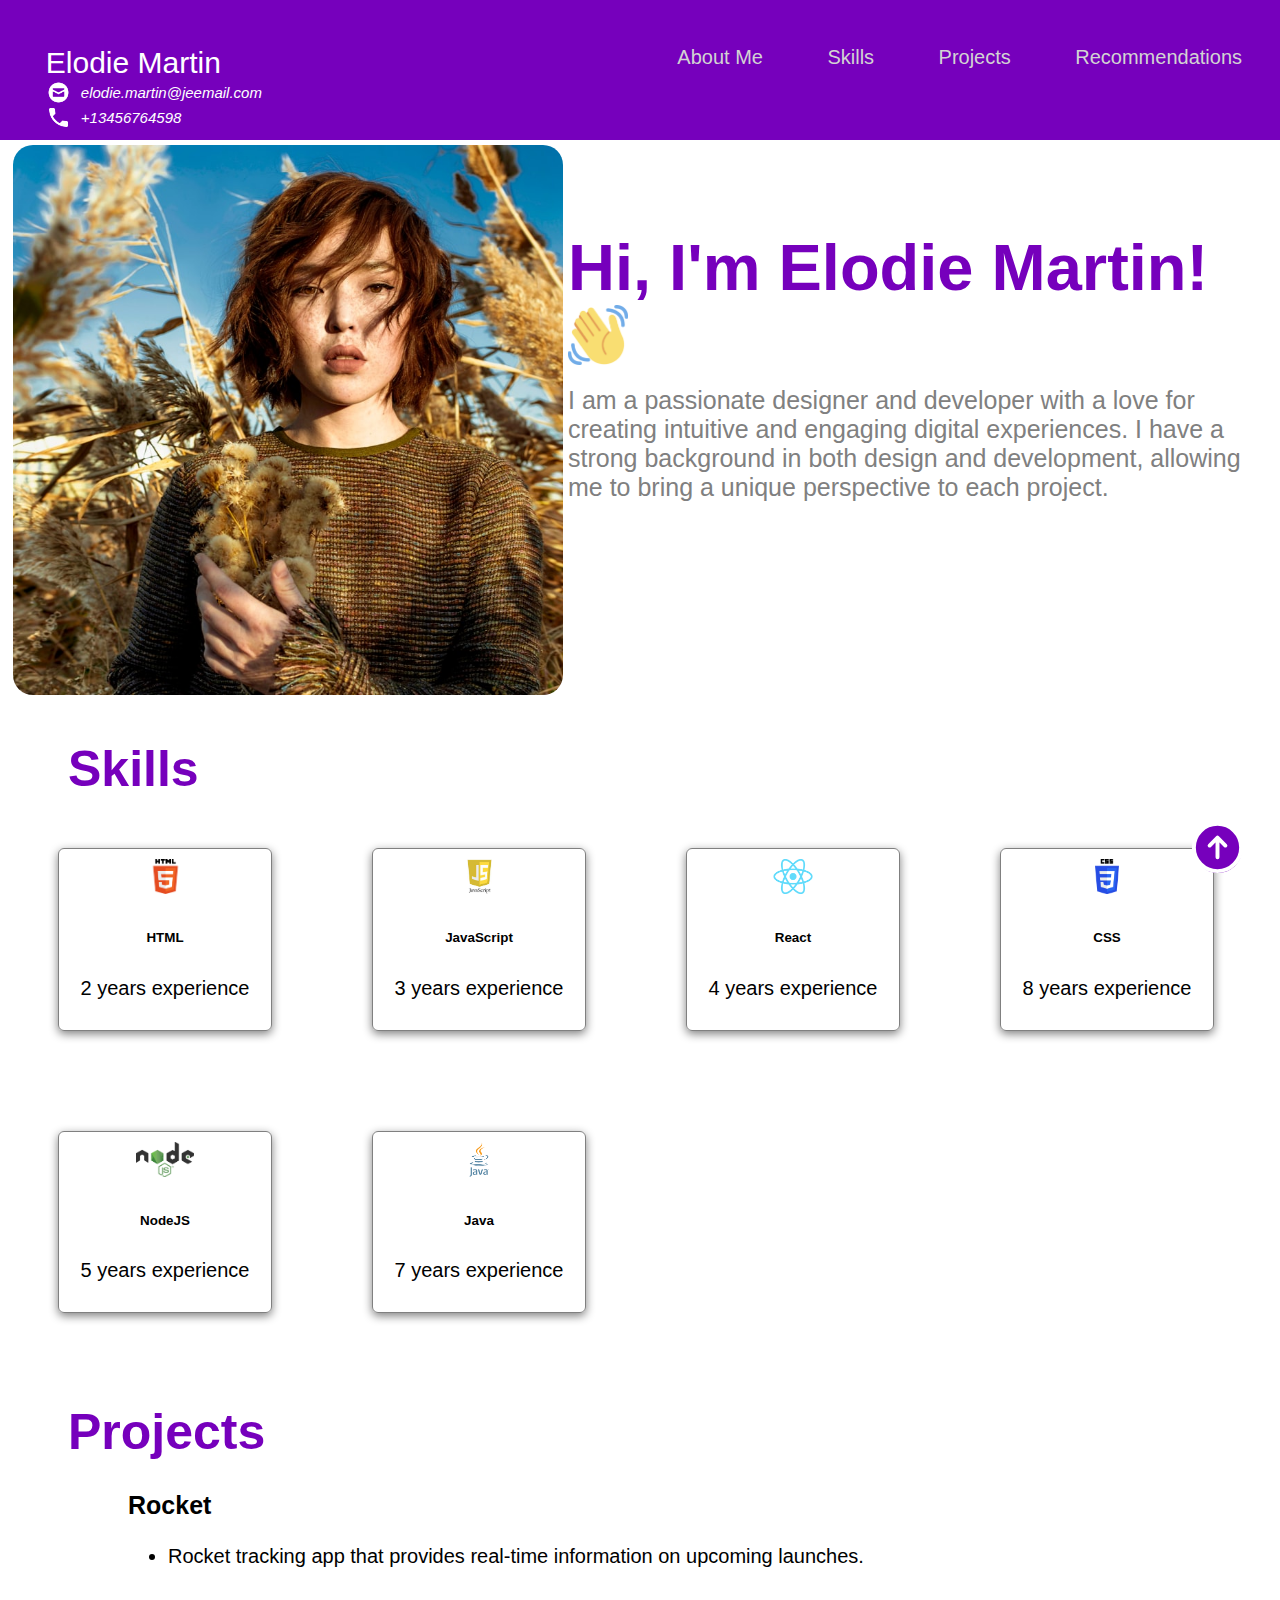
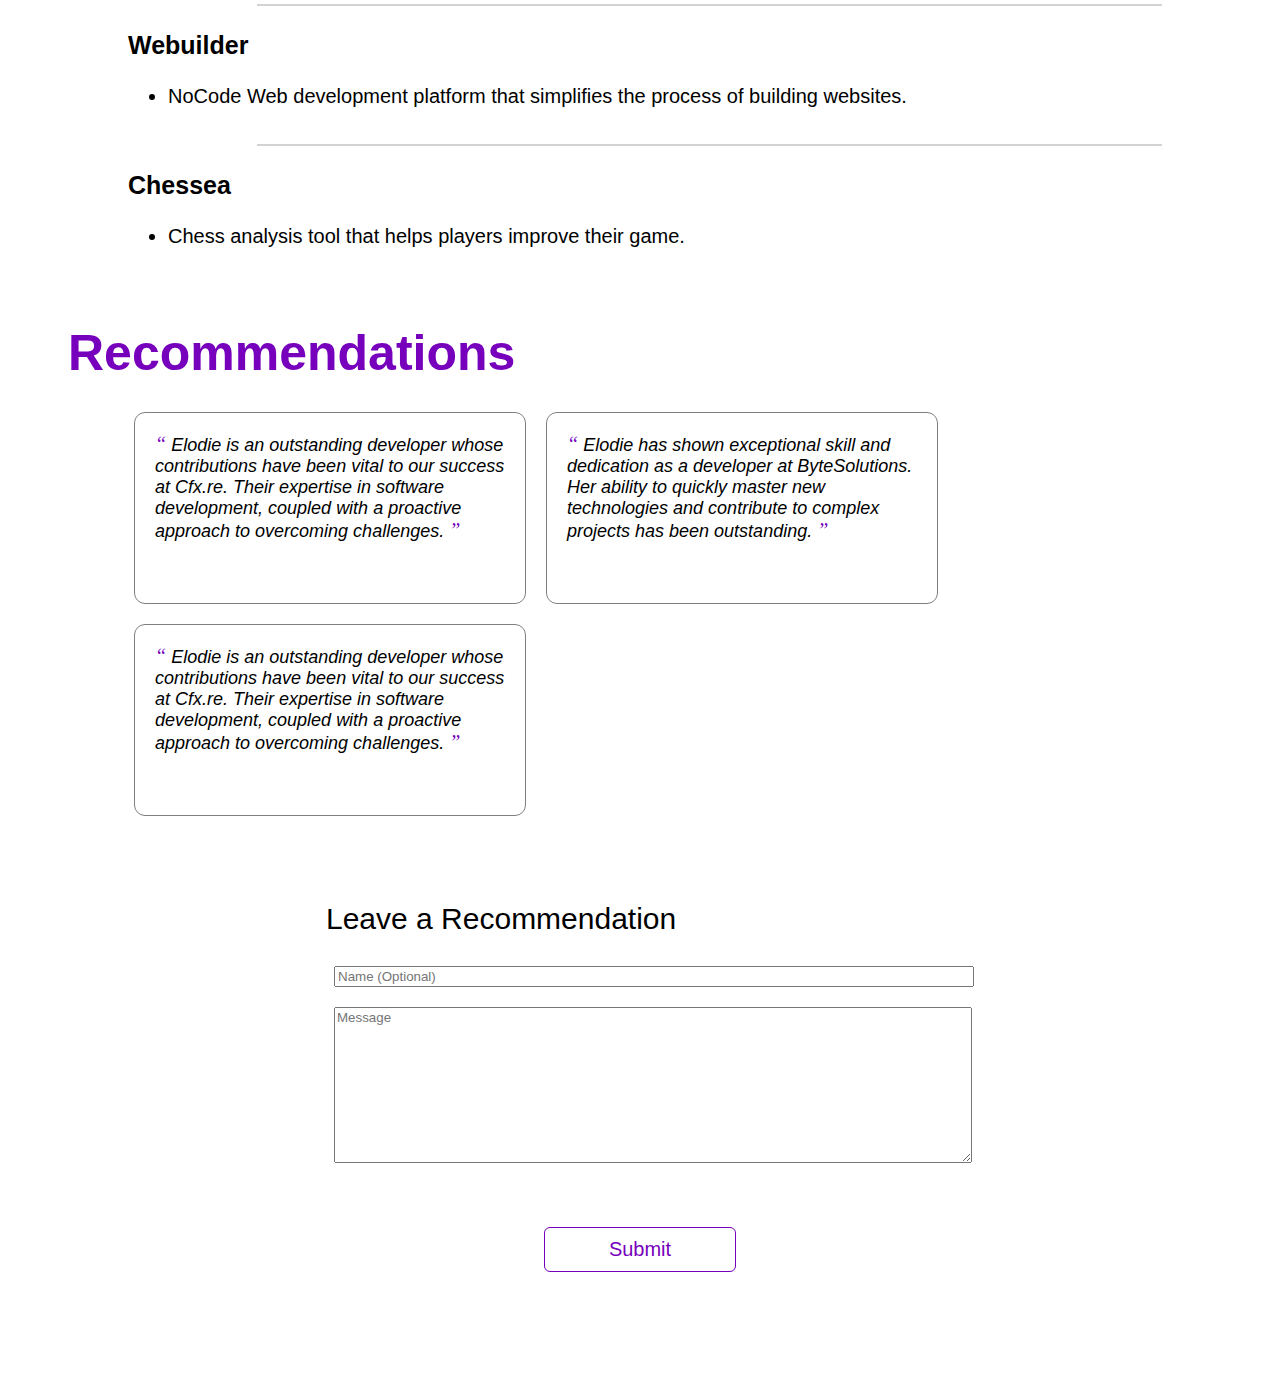
<file: coursera/index.html>
<!DOCTYPE html>
<html>
  <head>
    <title>Elodie Martin - Portfolio</title>
    <link rel="stylesheet" href="./style.css"/>
    <script src="./script.js"></script>
  </head>
  <body>
    <!-- Navigation Bar -->
    <nav>
      <div id="home">
        <div class="profile_name">
          Elodie Martin
          <div class="contact_info">
            <img src="html_finalprojimages/envelope.png" alt="https://icons8.com/icon/124377/circled-envelope"/>
          elodie.martin@jeemail.com
        </div>
        <div style="clear:both;"></div>
        <div class="contact_info">
          <img src="html_finalprojimages/phone.png" alt="https://icons8.com/icon/124377/circled-envelope"/>
          +13456764598

        </div>
        </div>
        <div class="topdiv">
          <a class="topmenu" href="#about-me">About Me</a>
          <a class="topmenu" href="#skills">Skills</a>
          <a class="topmenu" href="#project">Projects</a>
          <a class="topmenu" href="#recommendations">Recommendations</a>
          <!-- Add the links for Skills, Projects and Recommendation here -->

        </div>
      </div>    
    </nav>

    <!-- About Me -->
    <section id="about-me" class="container">
      <div>
        <img src="html_finalprojimages/img.jpeg" class="profile_image"/>
      </div>

      <div>
          <h1>
            Hi, I'm Elodie Martin! <img src="html_finalprojimages/waving-hand.png" width="60px"/>
          </h1>
          <p>
            I am a passionate designer and developer with a love for
            creating intuitive and engaging digital experiences. I have
            a strong background in both design and development, allowing
            me to bring a unique perspective to each project. 
          </p>
      </div>
    </section>
              
    <!-- Skills -->
    <section id="skills">
      <h2>Skills</h2>
      <div style="clear:both;"></div>

      <div class="all_skills">
        <div class="skill">
          <img src="html_finalprojimages/html5.png"/>
          <h6>HTML</h6>
          <p>2 years experience</p>
        </div>  

        <div class="skill">
          <img src="html_finalprojimages/js.jpeg"/>
          <h6>JavaScript</h6>
          <p>3 years experience</p>
        </div>  

        <!-- Add more skills here -->

        <div class="skill">
          <img src="html_finalprojimages/react.png"/>
          <h6>React</h6>
          <p>4 years experience</p>
        </div>  


        <div class="skill">
          <img src="html_finalprojimages/CSS3.png"/>
          <h6>CSS</h6>
          <p>8 years experience</p>
        </div>  


        <div class="skill">
          <img src="html_finalprojimages/node.png"/>
          <h6>NodeJS</h6>
          <p>5 years experience</p>
        </div>  

        <div class="skill">
          <img src="html_finalprojimages/java.png"/>
          <h6>Java</h6>
          <p>7 years experience</p>
        </div>  

      </div>
    </section>
          
    <!-- Projects -->
    <section class="projects" id="projects">
      <h2>
        Projects
      </h2>
      <div style="clear:both;"></div>

        <div id="projects-container" class="projects-container">
          <div class="project-card">
            <h3>Rocket</h3>
            <ul>
              <li>Rocket tracking app that provides real-time information on upcoming launches.</li>
            </ul>
          </div>
          <hr>
          <div class="project-card">
            <h3>Webuilder</h3>
            <ul>
              <li>NoCode Web development platform that simplifies the process of building websites.</li>
            </ul>
          </div>
          <hr>
          <div class="project-card">
            <h3>Chessea</h3>
            <ul>
              <li>Chess analysis tool that helps players improve their game.</li>
            </ul>
          </div>
    </div>
    </section>
    <div style="clear:both;"></div>

    <!-- Recommendations -->
    <section id="recommendations">
      <h2>Recommendations</h2>
      <div style="clear:both;"></div>
      <div class="all_recommendations" id="all_recommendations">
        <div class="recommendation">
          <span>&#8220;</span>
          Elodie is an outstanding developer whose contributions have been vital to our success at Cfx.re. Their expertise in software development, coupled with a proactive approach to overcoming challenges.
          <span>&#8221;</span>
        </div>
        <div class="recommendation">
          <span>&#8220;</span>
          Elodie has shown exceptional skill and dedication as a developer at ByteSolutions. Her ability to quickly master new technologies and contribute to complex projects has been outstanding.
          <span>&#8221;</span>
        </div>
        <div class="recommendation">
          <span>&#8220;</span>
          Elodie is an outstanding developer whose contributions have been vital to our success at Cfx.re. Their expertise in software development, coupled with a proactive approach to overcoming challenges.
          <span>&#8221;</span>
        </div>
      </div>
    </section>

    <!-- Recommendation Form -->
    <section id="contact">
      <div class="flex_center">
        <fieldset>
          <legend class="introduction">Leave a Recommendation</legend>          
          <input type="text" placeholder="Name (Optional)"> <br/>
          <textarea id="new_recommendation" cols="500" rows="10" placeholder="Message"></textarea>
          <div class="flex_center">
            <button id="recommend_btn" onclick="addRecommendation()">Submit</button>
          </div>
        </fieldset>
      </div>
    </section>

    <div class="iconbutton">
      <a href="#">
        <svg xmlns="http://www.w3.org/2000/svg" fill="none" viewBox="0 0 24 24" stroke-width="1.5" stroke="white" width="63px">
          <path stroke-linecap="round" stroke-linejoin="round" d="M15 11.25l-3-3m0 0l-3 3m3-3v7.5M21 12a9 9 0 11-18 0 9 9 0 0118 0z" />
        </svg>
      </a>
    </div>

    <div class="popup" id="popup" class="flex_center">
      <img src="html_finalprojimages/checkmark--outline.svg"/>
      <h3>Thanks for leaving a recommendation</h3>
      <button onclick="showPopup(false)">Ok</button>
    </div>
  </body>
</html>
</file>
<file: coursera/style.css>
body {
  font-family: 'Trebuchet MS', 'Lucida Sans Unicode', 'Lucida Grande', 'Lucida Sans', Arial, sans-serif;
}

/* Navigation Bar */

#home {
  background-color:  #7600bc;
  padding-bottom: 1cm;
  margin-left:-1cm;
  margin-right:-1cm;
  margin-top:-1cm;
  padding-top: 2cm;
  padding-bottom: 2cm;
  height: 5mm;
 }

.topmenu {
  color: lightgray;
  margin: 10px;
  padding: 20px;
  font-size: 20px;
  text-decoration:none;
}

.topmenu:hover {
  color: white;
  /* Add the styles here */
  font-weight: bold;
  text-decoration: underline;
}

.topdiv {
  float: right;
  padding-right: 1cm;
}

.profile_name {
  float: left;
  padding-left: 2cm;
  /* Add the styles here */
  font-size: 30px;
  color:#fff;
}

.profile_name .contact_info {
  font-size: 15px;
  font-style: italic;
  display: flex;
  align-items: center;
  flex-direction: row;
}

.contact_info img {
  width:25px;
  margin-right: 10px;
  float:left;
}

/* Titles */

h2 {
  text-align: justify;
  font-size: 50px;
  text-align: center;
  float: left;
  color: #7600bc;
  margin: 30px;
  margin-left: 60px;
  margin-top: 40px;
  margin-bottom: 0px;
}

.introduction {
  text-align: justify;
  font-size: 30px;
  text-align: center;
  float: left;
  margin-top: 30px;
  margin-bottom: 20px;
  animation-duration: 5s;
  position: relative;
}

/* Used in the About Me sections */

.container {
  display: flex;
}

/* About Me */

.about-me {
  display: flex;
  align-items: center;
}

#about-me h1 {
  font-size: 65px;
  margin-top: 90px;
  color: #7600bc;
}

#about-me p {
  font-size: 25px;
  color: rgb(128, 128, 128);
  margin-top: -1cm;
}

.profile_image {
  width: 550px;
  height: fit-content;
  border-radius: 20px;
  vertical-align: middle;
  margin: 5px;
}

/* Skills */

.all_skills {
  display: flex;
  flex-direction: row;
  flex-flow: wrap;
}

.skill {
  border: 1px solid gray;
  display: block;
  border-radius: 6px;
  text-align: center;
  margin: 50px;
  padding: 10px;
  width: 2in;
  font-size: 20px;
  box-shadow: 0 3px 10px gray;
}

.skill img {
  height: 35px;
  align-items: center;
}

.skills h6 {
  align-items: center;
  font-size: 20px;
  margin-block-start: 8px;
  margin-block-end: 5px;
  font-weight: bold;
} 

.skills p {
  align-items: center;
  font-size: 15px;
  color: gray;
  margin-block-start: 5px;
  margin-block-end: 5px;
} 

.flex_center {
  display: flex;
  align-items: center;
  justify-content: center;
}

/* Projects */

.projects-container {
  margin-top: 30px;
  margin-left: 60px;
}

.projects-container hr {
  border: 1px solid lightgray;
  width: 75%;
  margin-left: 5cm;
}

.project-card {
  margin: 0 15px 15px 30px;
  padding-bottom: 5px;
}

.project-card h3 {
  font-size: 25px;
  margin-left: 30px;
}

.project-card li {
  font-size: 20px;
  margin-left: 30px;
}

/* Recommendations */

.all_recommendations {
  display: flex;
  align-items: center;
  margin-left: 1in;
  flex-direction: row;
  flex-flow: wrap;
  padding: 20px;
}

.recommendation {
  font-style: italic;
  text-align: left;
  width: 21.875rem;
  padding: 1rem;
  background-color: #fff;
  border-radius: 11px;
  box-shadow: 0 3px 10px var(--primary-shadow);
  padding: 20px;
  margin: 10px;
  border:1px solid gray;
  font-size: 18px;
  height:150px
}

.recommendation span {
  color: #7600bc;
  font-size: 20px;
  font-family: 'Times New Roman', Times, serif;
}

/* Scroll to Top Button */

.iconbutton{
  width: 48px;
  height: 48px;
  border-radius: 100%;
  background-color: #7600bc;
  display: flex;
  align-items: center;
  justify-content: center;
  position: fixed;
  right: 3%;
  bottom: 3%;
  cursor: pointer;
}

/* Form Pop-up */

.popup {
  width:400px;
  background-color: #e8bcf0;
  border-radius: 3mm;
  top: 50%;
  left:50%;
  transform: translate(-50%,-50%);
  text-align: center;
  position: fixed;
  /* padding: 30px; */
  visibility: hidden;
}

.popup img {
  padding-top: 20px;
}

.popup button {
  background-color: #fff;
  border: 1px solid #7600bc;
  color: #7600bc;
  display: block;
  border-radius: 6px;
  text-align: center;
  margin: 50px;
  padding: 10px;
  width: 2in;
  font-size: 20px;
  margin-left: 25%;
}

.popup button:hover {
  background-color: #fff;
  border: 2px solid #7600bc;
  color: #7600bc;
  display: block;
  font-weight: bolder;
  text-align: center;
  cursor: pointer;
  margin-left: 25%;
}

/* Recommendation Form */

input, textarea {
  font-family: 'Trebuchet MS', 'Lucida Sans Unicode', 'Lucida Grande', 'Lucida Sans', Arial, sans-serif; 
  margin: 10px;  
  width:100%;
}

fieldset {
  display: flexbox;
  align-content: center;
  justify-content: center;  
  padding: 25px; 
  margin-left: 50px; 
  margin-right: 50px;   
  border: thin solid white;
  width: 50%;
}

/* Buttons */

button {
  background-color: #fff;
  border: 1px solid #7600bc;
  color: #7600bc;
  display: block;
  border-radius: 6px;
  text-align: center;
  margin: 50px;
  padding: 10px;
  width: 2in;
  font-size: 20px;
}

button:hover {
  background-color: #7600bc;
  border: 1px solid #7600bc;
  color: #fff;
  display: block;
  border-radius: 6px;
  text-align: center;
  cursor: pointer;
}
</file>
